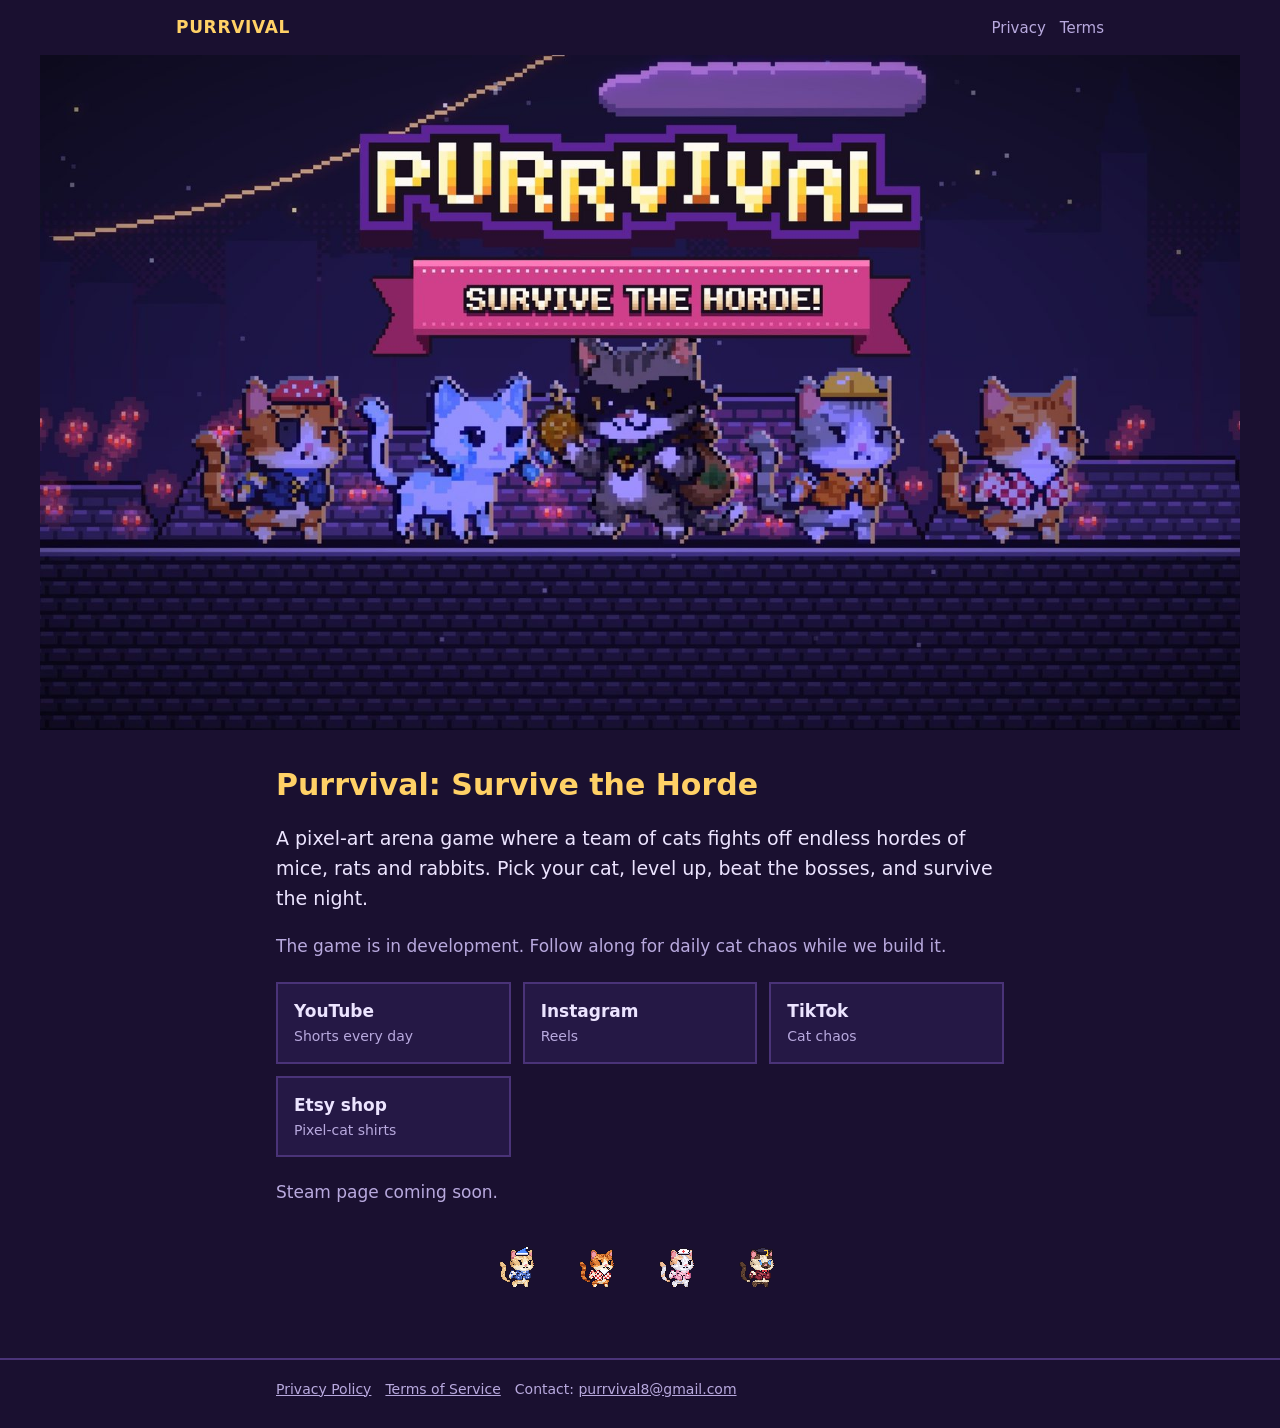
<file: index.html>
<!doctype html>
<html lang="en">
<head>
<meta charset="utf-8">
<meta name="viewport" content="width=device-width, initial-scale=1">
<title>Purrvival: Survive the Horde</title>
<meta name="description" content="Purrvival: Survive the Horde is a pixel-art arena game where a team of cats fights off hordes of mice, rats and rabbits.">
<link rel="icon" href="img/icon.png">
<link rel="stylesheet" href="style.css">
</head>
<body>
<header class="top">
  <a class="home" href="./">PURRVIVAL</a>
  <nav><a href="privacy.html">Privacy</a><a href="terms.html">Terms</a></nav>
</header>
<div class="hero"><img src="img/hero.jpg" width="1600" height="900" alt="Purrvival: Survive the Horde. Five pixel-art cats stand on a rooftop at night, ready to fight."></div>
<main>
  <h1>Purrvival: Survive the Horde</h1>
  <p class="lead">A pixel-art arena game where a team of cats fights off endless hordes of mice, rats and rabbits. Pick your cat, level up, beat the bosses, and survive the night.</p>
  <p class="muted">The game is in development. Follow along for daily cat chaos while we build it.</p>
  <div class="links">
    <a href="https://www.youtube.com/@purrvival-t1u">YouTube<span>Shorts every day</span></a>
    <a href="https://www.instagram.com/purrvivalgame/">Instagram<span>Reels</span></a>
    <a href="https://www.tiktok.com/@purrvival">TikTok<span>Cat chaos</span></a>
    <a href="https://www.etsy.com/shop/PurrvivalPixelCat">Etsy shop<span>Pixel-cat shirts</span></a>
  </div>
  <p class="muted">Steam page coming soon.</p>
  <div class="cats">
    <img class="pixel" src="img/biscuit.png" width="297" height="310" alt="Biscuit the cat">
    <img class="pixel" src="img/chonk.png" width="297" height="310" alt="Chonk the cat">
    <img class="pixel" src="img/mittens.png" width="297" height="310" alt="Mittens the cat">
    <img class="pixel" src="img/professor.png" width="297" height="310" alt="Professor the cat">
  </div>
</main>
<footer><div><a href="privacy.html">Privacy Policy</a><a href="terms.html">Terms of Service</a>Contact: <a href="mailto:purrvival8@gmail.com">purrvival8@gmail.com</a></div></footer>
</body>
</html>
</file>
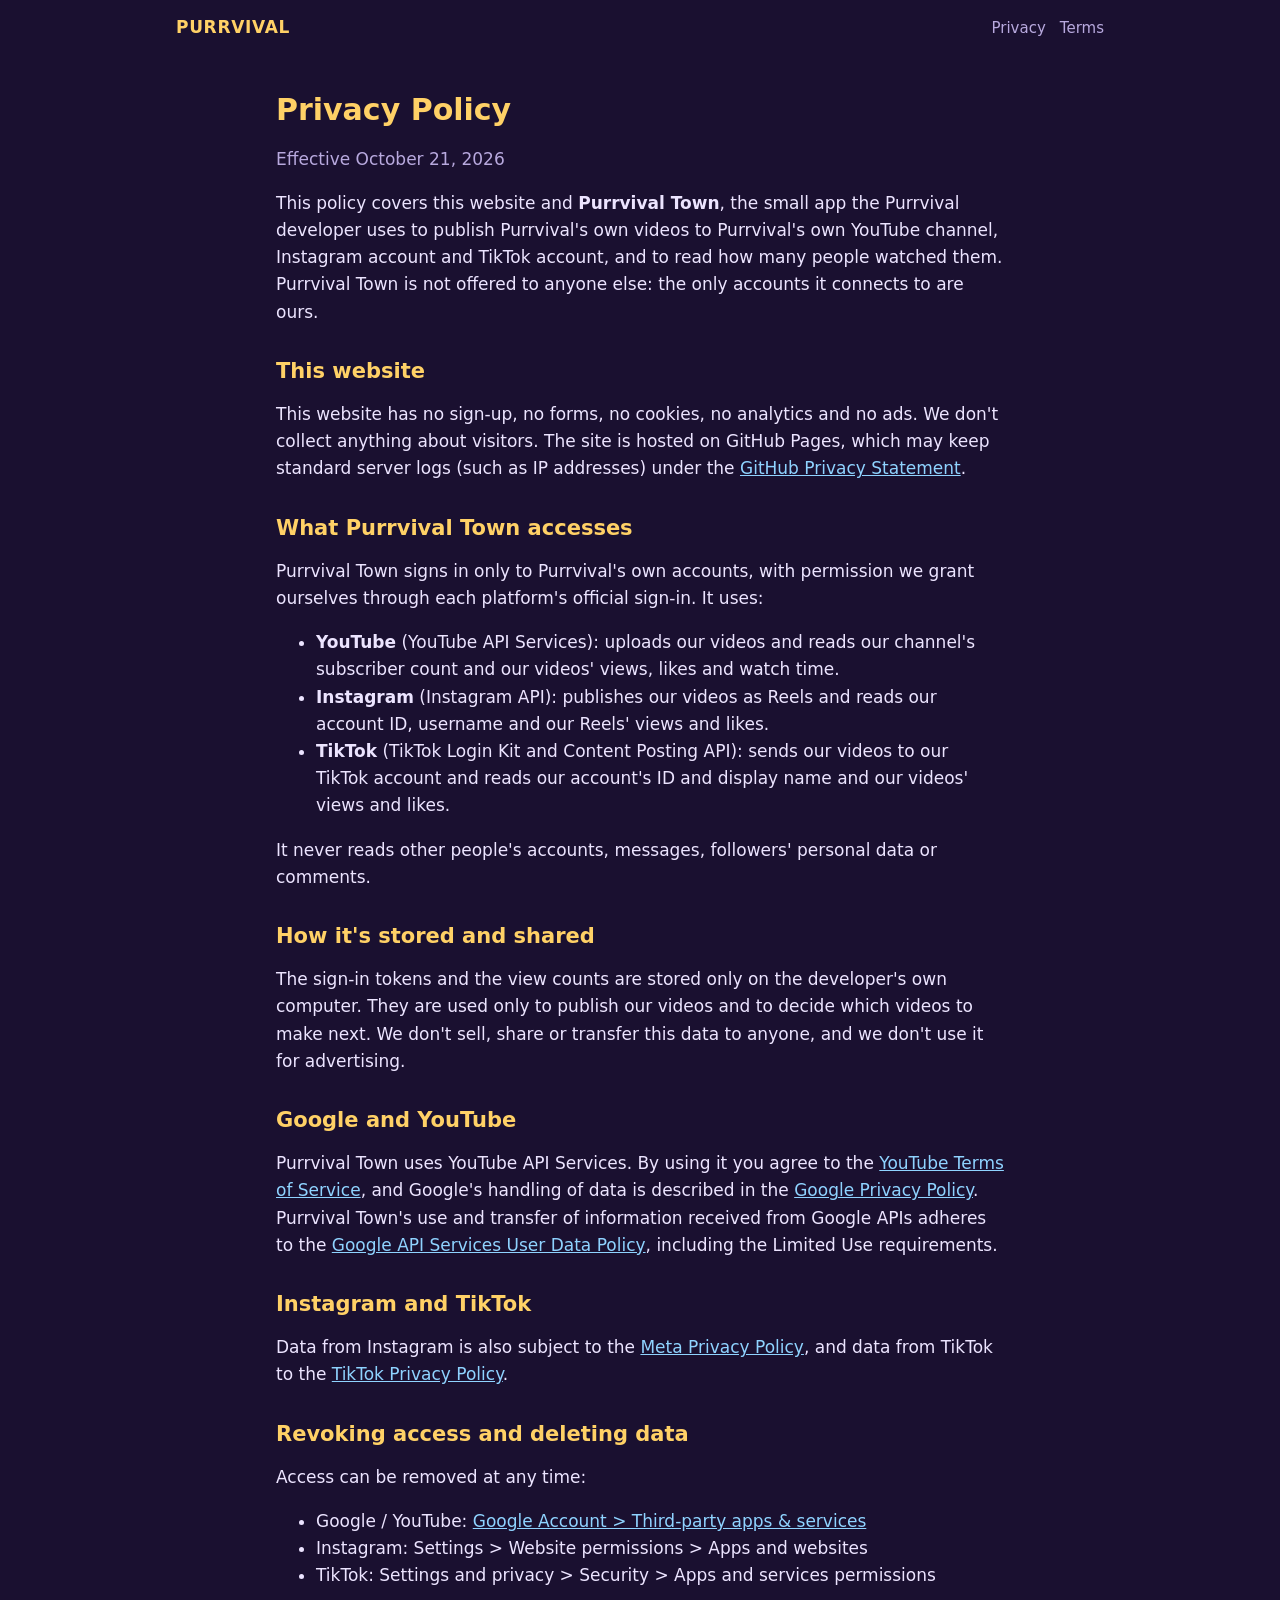
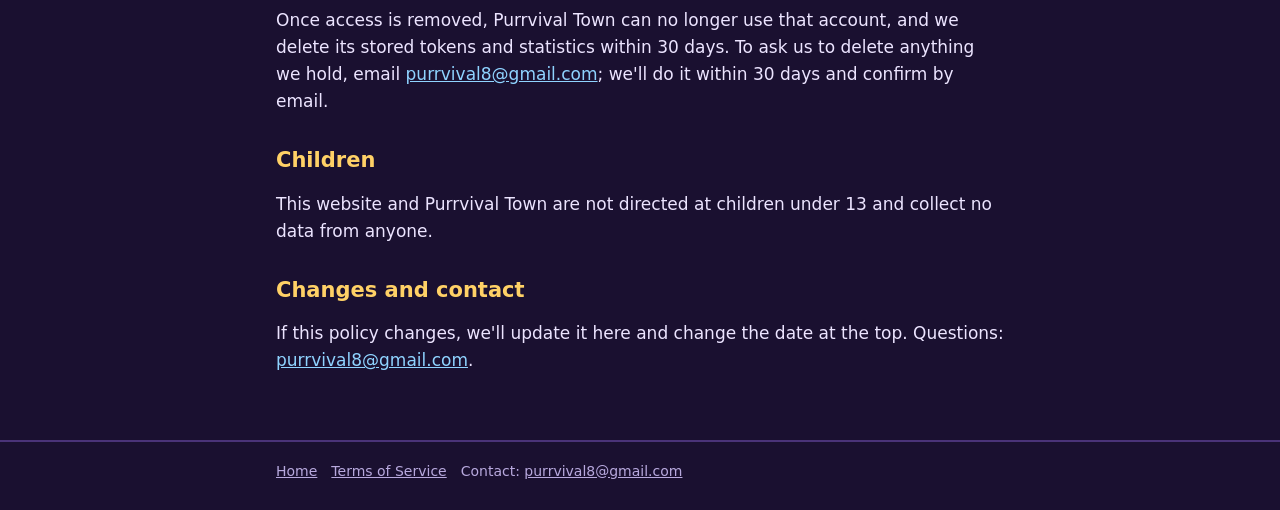
<file: privacy.html>
<!doctype html>
<html lang="en">
<head>
<meta charset="utf-8">
<meta name="viewport" content="width=device-width, initial-scale=1">
<title>Purrvival Privacy Policy</title>
<link rel="icon" href="img/icon.png">
<link rel="stylesheet" href="style.css">
</head>
<body>
<header class="top">
  <a class="home" href="./">PURRVIVAL</a>
  <nav><a href="privacy.html">Privacy</a><a href="terms.html">Terms</a></nav>
</header>
<main>
  <h1>Privacy Policy</h1>
  <p class="muted">Effective October 21, 2026</p>
  <p>This policy covers this website and <b>Purrvival Town</b>, the small app the Purrvival developer uses to publish
  Purrvival's own videos to Purrvival's own YouTube channel, Instagram account and TikTok account, and to read how
  many people watched them. Purrvival Town is not offered to anyone else: the only accounts it connects to are ours.</p>

  <h2>This website</h2>
  <p>This website has no sign-up, no forms, no cookies, no analytics and no ads. We don't collect anything about
  visitors. The site is hosted on GitHub Pages, which may keep standard server logs (such as IP addresses) under the
  <a href="https://docs.github.com/en/site-policy/privacy-policies/github-general-privacy-statement">GitHub Privacy Statement</a>.</p>

  <h2>What Purrvival Town accesses</h2>
  <p>Purrvival Town signs in only to Purrvival's own accounts, with permission we grant ourselves through each
  platform's official sign-in. It uses:</p>
  <ul>
    <li><b>YouTube</b> (YouTube API Services): uploads our videos and reads our channel's subscriber count and our
      videos' views, likes and watch time.</li>
    <li><b>Instagram</b> (Instagram API): publishes our videos as Reels and reads our account ID, username and our
      Reels' views and likes.</li>
    <li><b>TikTok</b> (TikTok Login Kit and Content Posting API): sends our videos to our TikTok account and reads our
      account's ID and display name and our videos' views and likes.</li>
  </ul>
  <p>It never reads other people's accounts, messages, followers' personal data or comments.</p>

  <h2>How it's stored and shared</h2>
  <p>The sign-in tokens and the view counts are stored only on the developer's own computer. They are used only to
  publish our videos and to decide which videos to make next. We don't sell, share or transfer this data to anyone,
  and we don't use it for advertising.</p>

  <h2>Google and YouTube</h2>
  <p>Purrvival Town uses YouTube API Services. By using it you agree to the
  <a href="https://www.youtube.com/t/terms">YouTube Terms of Service</a>, and Google's handling of data is described in
  the <a href="https://policies.google.com/privacy">Google Privacy Policy</a>. Purrvival Town's use and transfer of
  information received from Google APIs adheres to the
  <a href="https://developers.google.com/terms/api-services-user-data-policy">Google API Services User Data Policy</a>,
  including the Limited Use requirements.</p>

  <h2>Instagram and TikTok</h2>
  <p>Data from Instagram is also subject to the <a href="https://privacycenter.instagram.com/policy">Meta Privacy
  Policy</a>, and data from TikTok to the <a href="https://www.tiktok.com/legal/page/global/privacy-policy/en">TikTok
  Privacy Policy</a>.</p>

  <h2 id="delete">Revoking access and deleting data</h2>
  <p>Access can be removed at any time:</p>
  <ul>
    <li>Google / YouTube: <a href="https://myaccount.google.com/permissions">Google Account &gt; Third-party apps &amp; services</a></li>
    <li>Instagram: Settings &gt; Website permissions &gt; Apps and websites</li>
    <li>TikTok: Settings and privacy &gt; Security &gt; Apps and services permissions</li>
  </ul>
  <p>Once access is removed, Purrvival Town can no longer use that account, and we delete its stored tokens and
  statistics within 30 days. To ask us to delete anything we hold, email
  <a href="mailto:purrvival8@gmail.com">purrvival8@gmail.com</a>; we'll do it within 30 days and confirm by email.</p>

  <h2>Children</h2>
  <p>This website and Purrvival Town are not directed at children under 13 and collect no data from anyone.</p>

  <h2>Changes and contact</h2>
  <p>If this policy changes, we'll update it here and change the date at the top. Questions:
  <a href="mailto:purrvival8@gmail.com">purrvival8@gmail.com</a>.</p>
</main>
<footer><div><a href="./">Home</a><a href="terms.html">Terms of Service</a>Contact: <a href="mailto:purrvival8@gmail.com">purrvival8@gmail.com</a></div></footer>
</body>
</html>
</file>
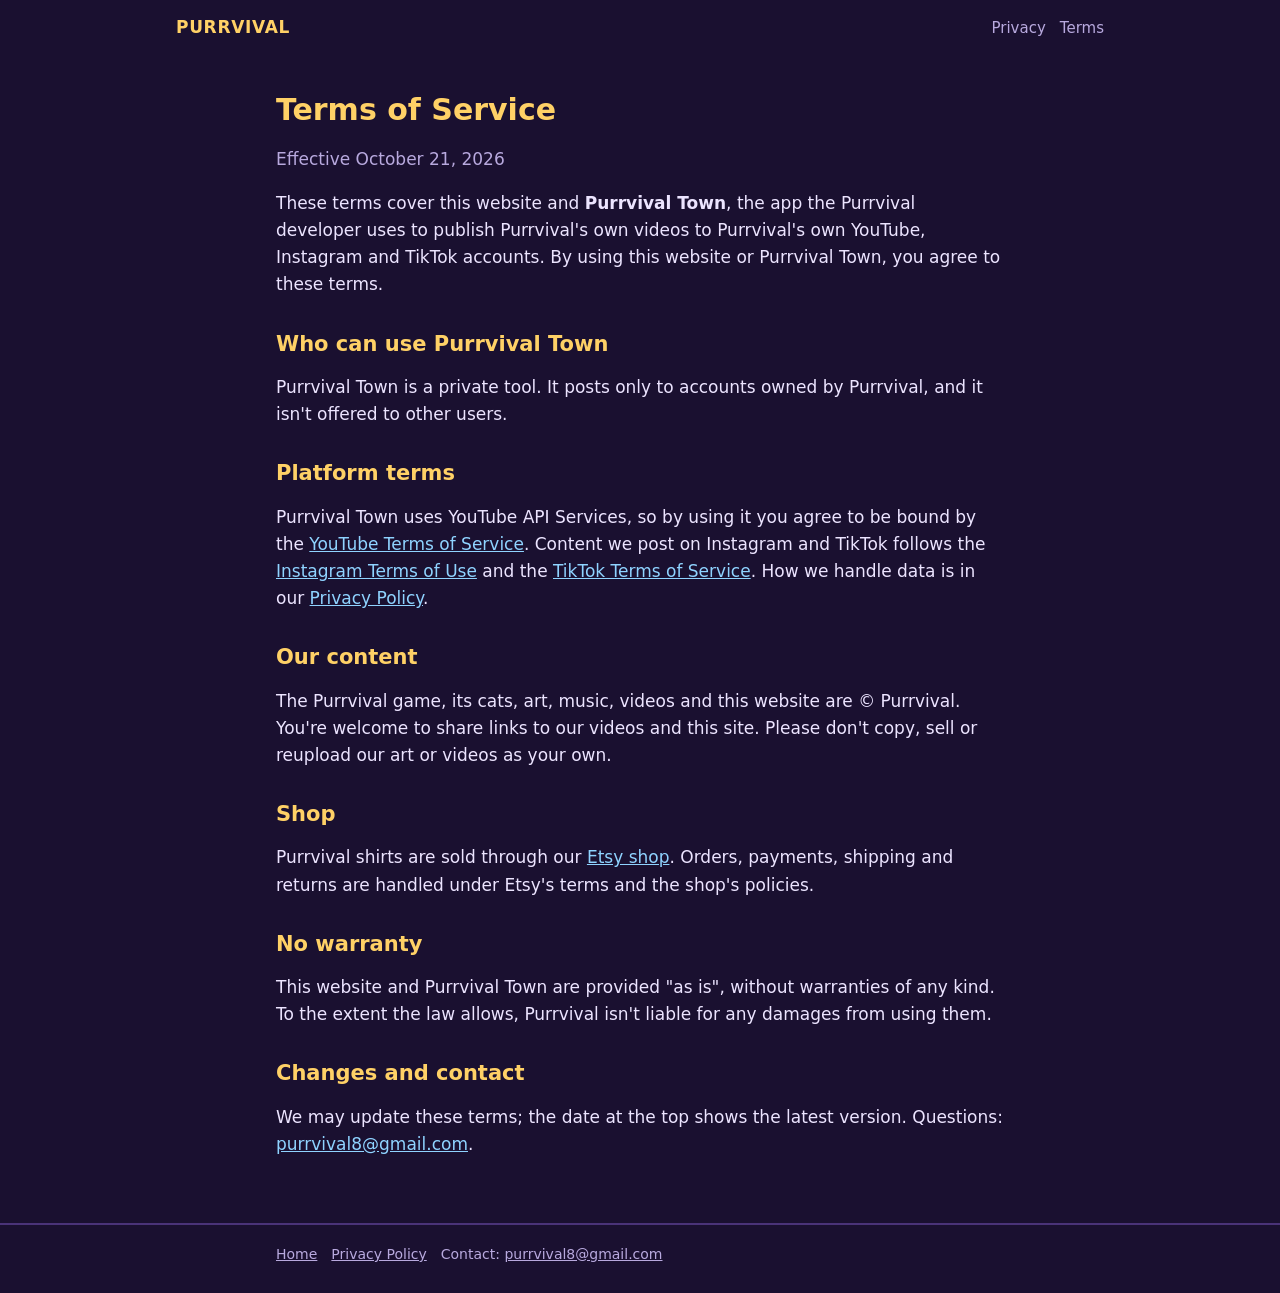
<file: terms.html>
<!doctype html>
<html lang="en">
<head>
<meta charset="utf-8">
<meta name="viewport" content="width=device-width, initial-scale=1">
<title>Purrvival Terms of Service</title>
<link rel="icon" href="img/icon.png">
<link rel="stylesheet" href="style.css">
</head>
<body>
<header class="top">
  <a class="home" href="./">PURRVIVAL</a>
  <nav><a href="privacy.html">Privacy</a><a href="terms.html">Terms</a></nav>
</header>
<main>
  <h1>Terms of Service</h1>
  <p class="muted">Effective October 21, 2026</p>
  <p>These terms cover this website and <b>Purrvival Town</b>, the app the Purrvival developer uses to publish
  Purrvival's own videos to Purrvival's own YouTube, Instagram and TikTok accounts. By using this website or
  Purrvival Town, you agree to these terms.</p>

  <h2>Who can use Purrvival Town</h2>
  <p>Purrvival Town is a private tool. It posts only to accounts owned by Purrvival, and it isn't offered to other
  users.</p>

  <h2>Platform terms</h2>
  <p>Purrvival Town uses YouTube API Services, so by using it you agree to be bound by the
  <a href="https://www.youtube.com/t/terms">YouTube Terms of Service</a>. Content we post on Instagram and TikTok
  follows the <a href="https://help.instagram.com/581066165581870">Instagram Terms of Use</a> and the
  <a href="https://www.tiktok.com/legal/page/global/terms-of-service/en">TikTok Terms of Service</a>.
  How we handle data is in our <a href="privacy.html">Privacy Policy</a>.</p>

  <h2>Our content</h2>
  <p>The Purrvival game, its cats, art, music, videos and this website are © Purrvival. You're welcome to share
  links to our videos and this site. Please don't copy, sell or reupload our art or videos as your own.</p>

  <h2>Shop</h2>
  <p>Purrvival shirts are sold through our <a href="https://www.etsy.com/shop/PurrvivalPixelCat">Etsy shop</a>.
  Orders, payments, shipping and returns are handled under Etsy's terms and the shop's policies.</p>

  <h2>No warranty</h2>
  <p>This website and Purrvival Town are provided "as is", without warranties of any kind. To the extent the law
  allows, Purrvival isn't liable for any damages from using them.</p>

  <h2>Changes and contact</h2>
  <p>We may update these terms; the date at the top shows the latest version. Questions:
  <a href="mailto:purrvival8@gmail.com">purrvival8@gmail.com</a>.</p>
</main>
<footer><div><a href="./">Home</a><a href="privacy.html">Privacy Policy</a>Contact: <a href="mailto:purrvival8@gmail.com">purrvival8@gmail.com</a></div></footer>
</body>
</html>
</file>
<file: style.css>
:root {
  --bg: #1a1030;
  --panel: #251845;
  --line: #4a3378;
  --text: #ece4ff;
  --muted: #b8a9de;
  --gold: #ffd166;
  --pink: #ff5d8f;
  --link: #8fd3ff;
}
* { box-sizing: border-box; }
html { background: var(--bg); }
body {
  margin: 0; background: var(--bg); color: var(--text);
  font: 17px/1.6 system-ui, -apple-system, "Segoe UI", Roboto, sans-serif;
}
a { color: var(--link); }
img.pixel { image-rendering: pixelated; }
header.top {
  display: flex; align-items: center; justify-content: space-between; gap: 12px;
  max-width: 960px; margin: 0 auto; padding: 14px 16px;
}
header.top a.home { font-weight: 800; color: var(--gold); text-decoration: none; letter-spacing: .04em; }
header.top nav a { margin-left: 14px; color: var(--muted); text-decoration: none; font-size: 15px; }
header.top nav a:hover { color: var(--text); }
.hero { position: relative; max-width: 1200px; margin: 0 auto; }
.hero img { display: block; width: 100%; height: auto; }
main { max-width: 760px; margin: 0 auto; padding: 8px 16px 48px; }
h1, h2 { line-height: 1.25; }
h1 { font-size: 30px; margin: 28px 0 8px; color: var(--gold); }
h2 { font-size: 21px; margin: 32px 0 6px; color: var(--gold); }
.lead { font-size: 19px; color: var(--text); }
.muted { color: var(--muted); }
.links { display: grid; grid-template-columns: repeat(auto-fit, minmax(200px, 1fr)); gap: 12px; margin: 22px 0; }
.links a {
  display: block; padding: 14px 16px; border: 2px solid var(--line); background: var(--panel);
  color: var(--text); text-decoration: none; font-weight: 700;
}
.links a span { display: block; font-weight: 400; color: var(--muted); font-size: 14px; }
.links a:hover { border-color: var(--pink); }
.cats { display: flex; gap: 8px; justify-content: center; margin: 28px 0 0; }
.cats img { width: 72px; height: auto; }
footer { border-top: 2px solid var(--line); color: var(--muted); font-size: 14px; }
footer div { max-width: 760px; margin: 0 auto; padding: 18px 16px 28px; }
footer a { color: var(--muted); margin-right: 14px; }
@media (max-width: 520px) {
  header.top nav a { margin-left: 10px; font-size: 14px; }
  h1 { font-size: 25px; }
}
</file>
